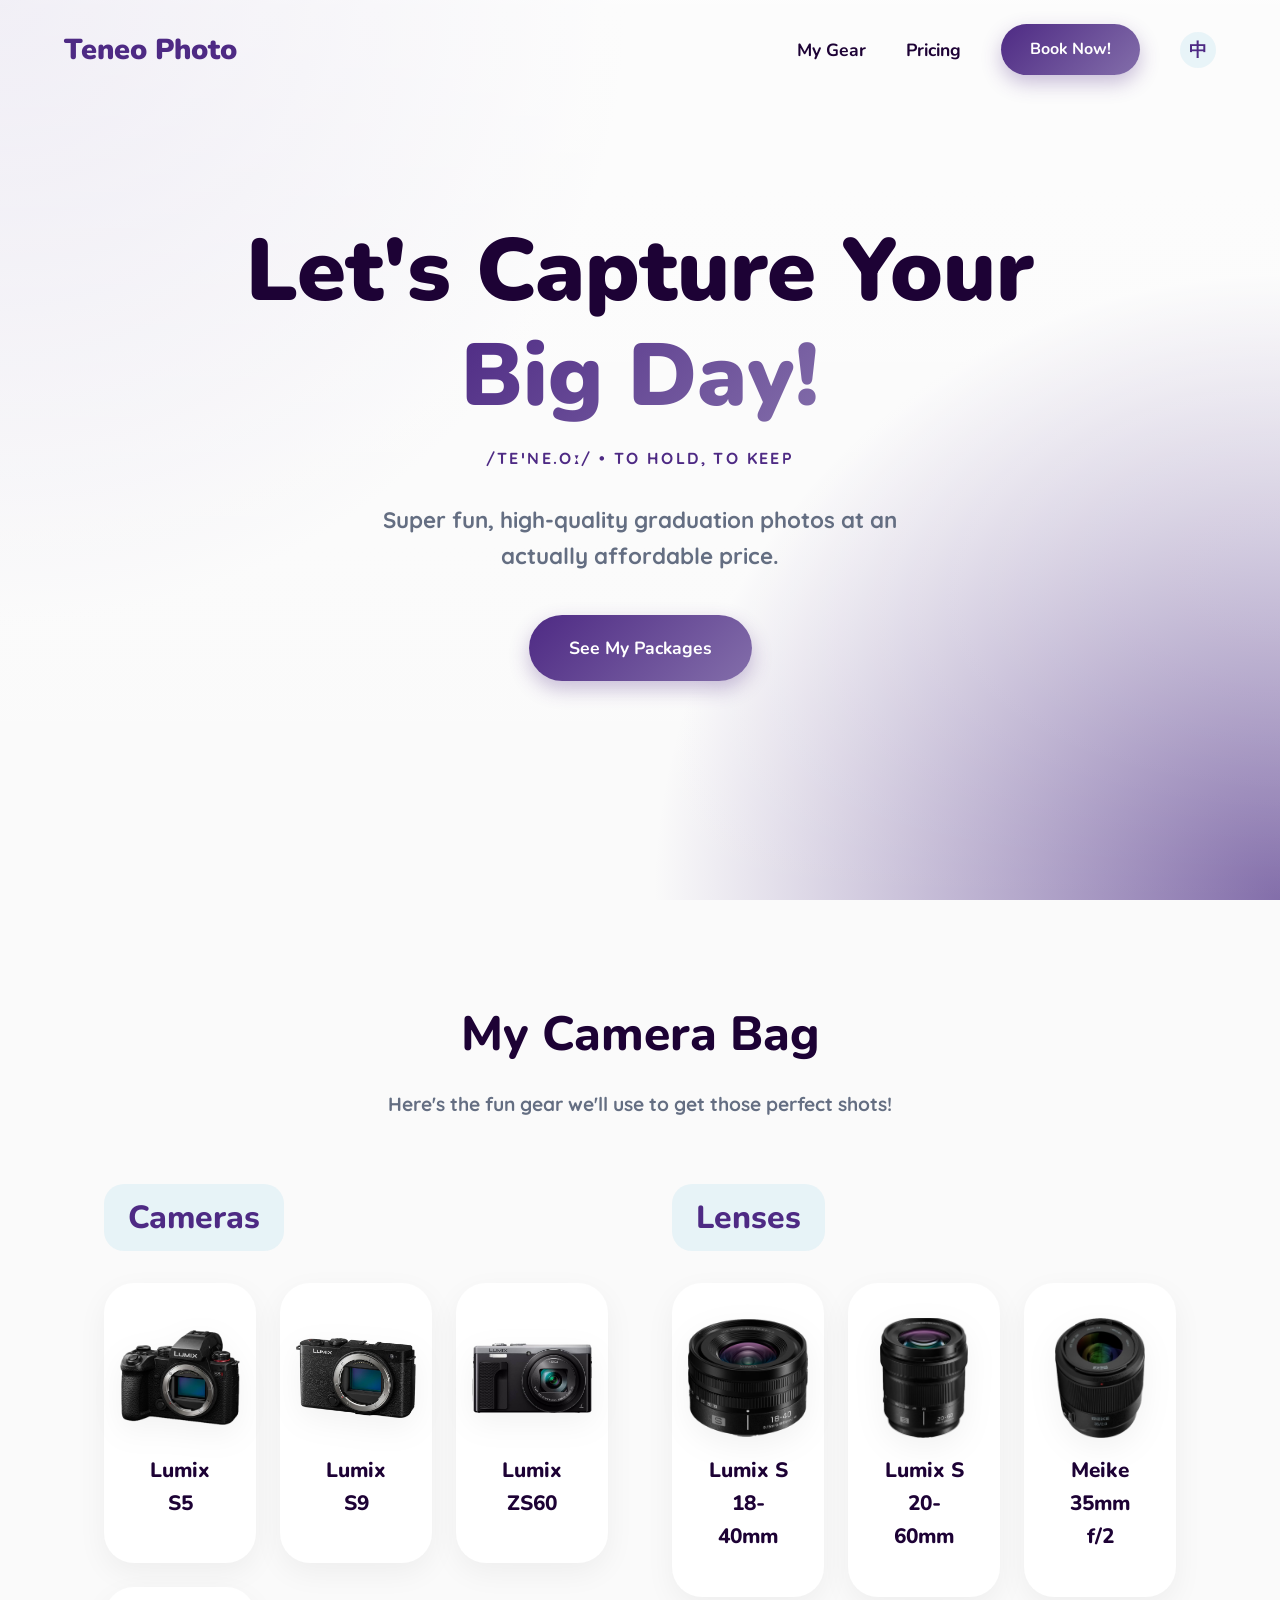
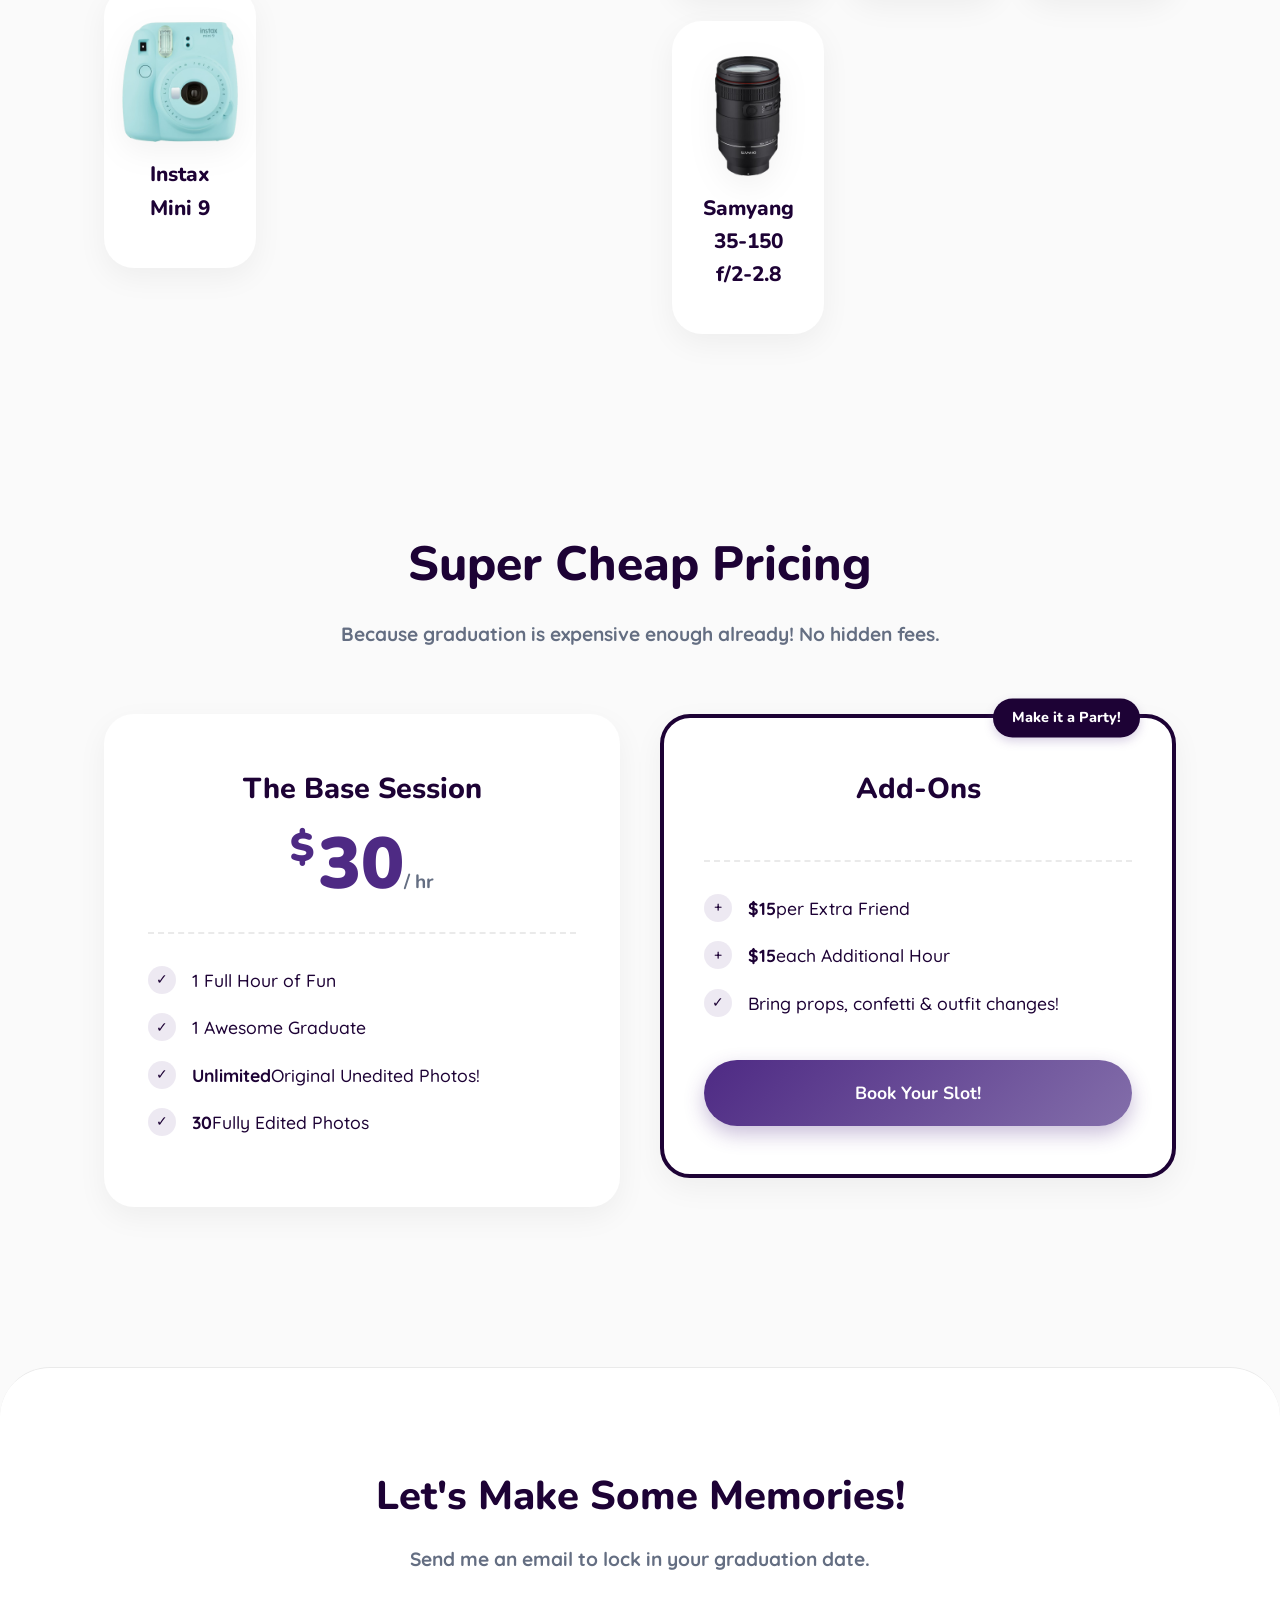
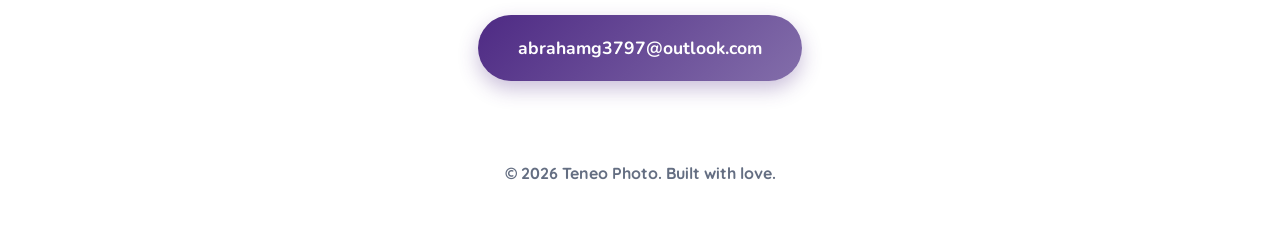
<file: index.html>
<!DOCTYPE html>
<html lang="en">
<head>
    <meta charset="UTF-8">
    <meta name="viewport" content="width=device-width, initial-scale=1.0">
    <title>Teneo Photo | Graduation Photography</title>
    <meta name="description" content="Super fun, high-quality graduation photos at an affordable price!">
    <link rel="preconnect" href="https://fonts.googleapis.com">
    <link rel="preconnect" href="https://fonts.gstatic.com" crossorigin>
    <link href="https://fonts.googleapis.com/css2?family=Nunito:wght@400;700;800;900&family=Quicksand:wght@500;700&display=swap" rel="stylesheet">
    <link rel="stylesheet" href="style.css">
</head>
<body>

    <nav class="navbar">
        <div class="logo">Teneo Photo</div>
        <div class="nav-links">
            <a href="#gear">My Gear</a>
            <a href="#pricing">Pricing</a>
            <a href="book.html" class="btn-primary small">Book Now!</a>
            <a href="zh.html" class="lang-toggle">中</a>
        </div>
    </nav>

    <header class="hero">
        <div class="hero-bg"></div>
        <div class="hero-content">
            <h1 class="hero-title fade-in">Let's Capture Your <br><span class="accent-text">Big Day!</span></h1>
            <div class="hero-definition fade-in delay-1">/teˈne.oː/ • to hold, to keep</div>
            <p class="hero-subtitle fade-in delay-2">Super fun, high-quality graduation photos at an actually affordable price.</p>
            <a href="#pricing" class="btn-primary fade-in delay-2">See My Packages</a>
        </div>
    </header>

    <main>
        <section id="gear" class="section">
            <div class="section-header scroll-anim">
                <h2>My Camera Bag</h2>
                <p>Here's the fun gear we'll use to get those perfect shots!</p>
            </div>

            <div class="gear-container">
                <div class="gear-column scroll-anim fade-up">
                    <h3 class="gear-title">Cameras</h3>
                    <div class="gear-grid">
                        <div class="fun-card gear-card">
                            <img src="gears/s5.png" alt="Lumix S5" class="gear-image">
                            <h4>Lumix S5</h4>
                        </div>
                        <div class="fun-card gear-card">
                            <img src="gears/s9.png" alt="Lumix S9" class="gear-image">
                            <h4>Lumix S9</h4>
                        </div>
                        <div class="fun-card gear-card">
                            <img src="gears/zs60.png" alt="Lumix ZS60" class="gear-image">
                            <h4>Lumix ZS60</h4>
                        </div>
                        <div class="fun-card gear-card">
                            <img src="gears/instax mini 9.png" alt="Instax Mini 9" class="gear-image">
                            <h4>Instax Mini 9</h4>
                        </div>
                    </div>
                </div>

                <div class="gear-column scroll-anim fade-up delay-1">
                    <h3 class="gear-title">Lenses</h3>
                    <div class="gear-grid">
                        <div class="fun-card gear-card">
                            <img src="gears/18-40.png" alt="Lumix S 18-40mm" class="gear-image">
                            <h4>Lumix S 18-40mm</h4>
                        </div>
                        <div class="fun-card gear-card">
                            <img src="gears/20-60.png" alt="Lumix S 20-60mm" class="gear-image">
                            <h4>Lumix S 20-60mm</h4>
                        </div>
                        <div class="fun-card gear-card">
                            <img src="gears/meike 35.png" alt="Meike 35mm f/2" class="gear-image">
                            <h4>Meike 35mm f/2</h4>
                        </div>
                        <div class="fun-card gear-card">
                            <img src="gears/35-150.png" alt="Samyang 35-150 f/2-2.8" class="gear-image">
                            <h4>Samyang 35-150 f/2-2.8</h4>
                        </div>
                    </div>
                </div>
            </div>
        </section>

        <section id="pricing" class="section">
            <div class="section-header scroll-anim">
                <h2>Super Cheap Pricing</h2>
                <p>Because graduation is expensive enough already! No hidden fees.</p>
            </div>

            <div class="pricing-container">
                <div class="fun-card pricing-card scroll-anim fade-up">
                    <div class="pricing-header">
                        <h3>The Base Session</h3>
                        <div class="price">
                            <span class="currency">$</span>30<span class="period">/ hr</span>
                        </div>
                    </div>
                    <ul class="pricing-features">
                        <li><span class="check">✓</span> 1 Full Hour of Fun</li>
                        <li><span class="check">✓</span> 1 Awesome Graduate</li>
                        <li><span class="check">✓</span> <strong>Unlimited</strong> Original Unedited Photos!</li>
                        <li><span class="check">✓</span> <strong>30</strong> Fully Edited Photos</li>
                    </ul>
                </div>

                <div class="fun-card pricing-card featured scroll-anim fade-up delay-1">
                    <div class="featured-badge">Make it a Party!</div>
                    <div class="pricing-header">
                        <h3>Add-Ons</h3>
                    </div>
                    <ul class="pricing-features">
                        <li><span class="check plus">+</span> <strong>$15</strong> per Extra Friend</li>
                        <li><span class="check plus">+</span> <strong>$15</strong> each Additional Hour</li>
                        <li><span class="check plus">✓</span> Bring props, confetti & outfit changes!</li>
                    </ul>
                    <a href="book.html" class="btn-primary full-width">Book Your Slot!</a>
                </div>
            </div>
        </section>
    </main>

    <footer id="contact" class="footer">
        <div class="footer-content">
            <h2>Let's Make Some Memories!</h2>
            <p>Send me an email to lock in your graduation date.</p>
            <a href="mailto:abrahamg3797@outlook.com" class="btn-primary">abrahamg3797@outlook.com</a>
        </div>
        <div class="footer-bottom">
            <p>&copy; 2026 Teneo Photo. Built with love.</p>
        </div>
    </footer>

    <div class="mobile-action-bar">
        <a href="zh.html" class="mobile-lang-btn">中</a>
        <a href="book.html" class="btn-primary mobile-book-btn">Book Now</a>
    </div>

    <script src="script.js"></script>
</body>
</html>
</file>
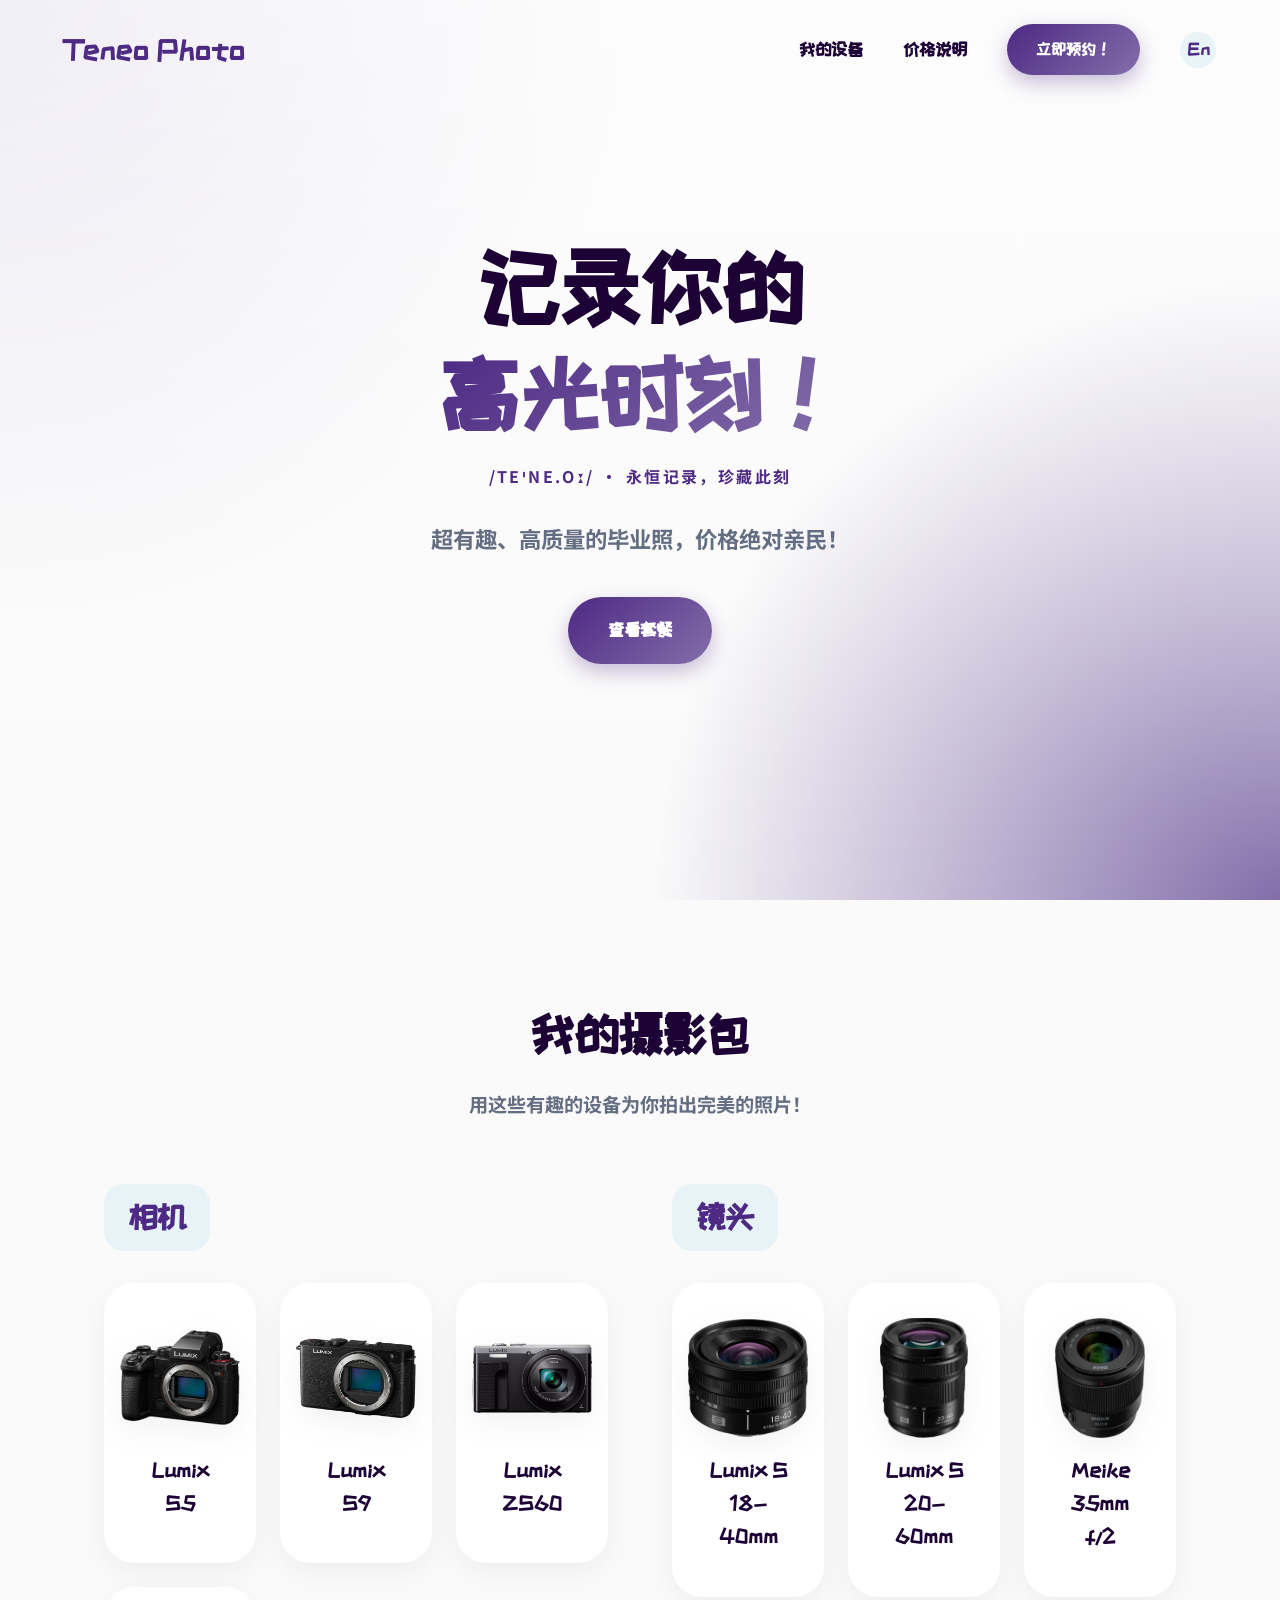
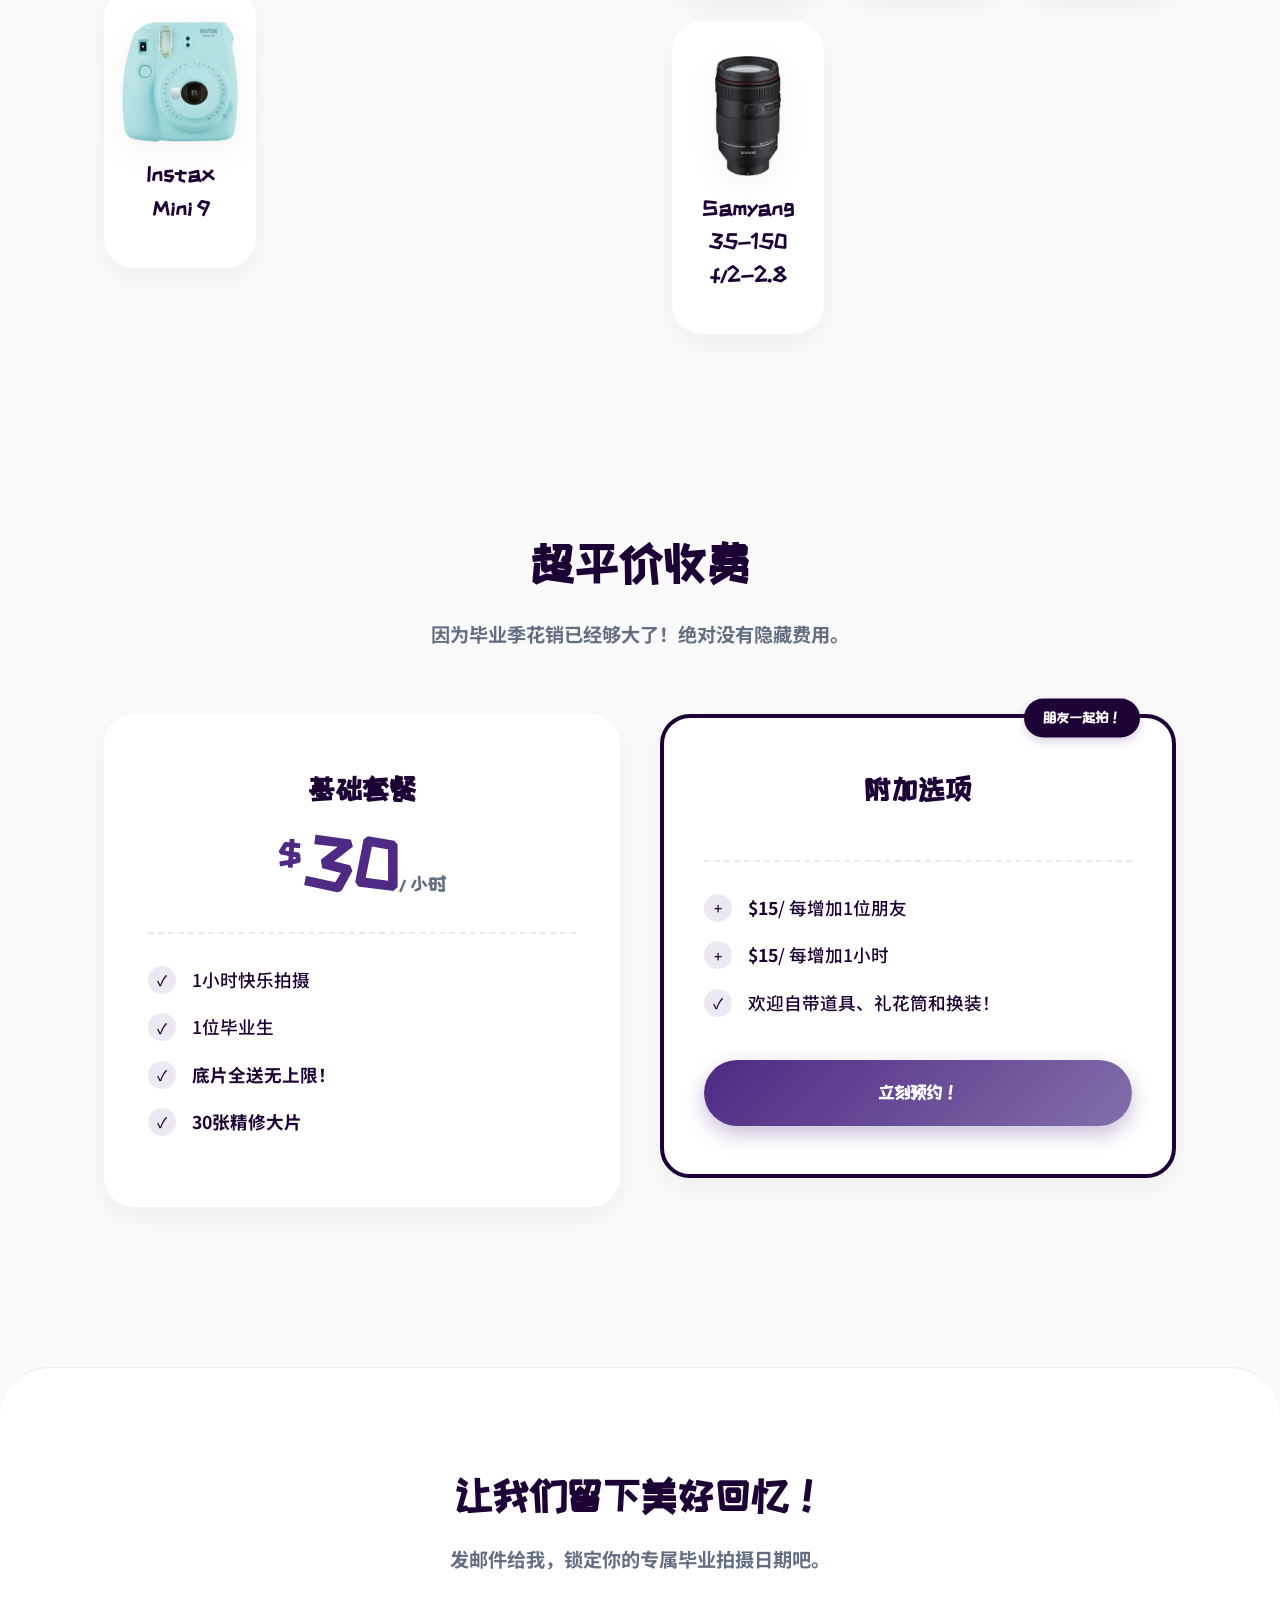
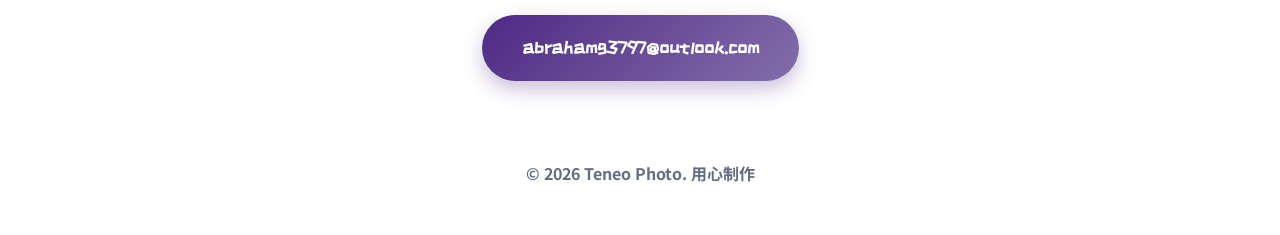
<file: zh.html>
<!DOCTYPE html>
<html lang="zh-CN">
<head>
    <meta charset="UTF-8">
    <meta name="viewport" content="width=device-width, initial-scale=1.0">
    <title>Teneo Photo | 毕业摄影</title>
    <meta name="description" content="超有趣、高质量的毕业照，价格绝对亲民！">
    <link rel="preconnect" href="https://fonts.googleapis.com">
    <link rel="preconnect" href="https://fonts.gstatic.com" crossorigin>
    <link href="https://fonts.googleapis.com/css2?family=Nunito:wght@400;700;800;900&family=Quicksand:wght@500;700&family=Noto+Sans+SC:wght@400;500;700;900&family=ZCOOL+KuaiLe&display=swap" rel="stylesheet">
    <link rel="stylesheet" href="style.css">
</head>
<body>

    <nav class="navbar">
        <div class="logo">Teneo Photo</div>
        <div class="nav-links">
            <a href="#gear">我的设备</a>
            <a href="#pricing">价格说明</a>
            <a href="zh-book.html" class="btn-primary small">立即预约！</a>
            <a href="index.html" class="lang-toggle">En</a>
        </div>
    </nav>

    <header class="hero">
        <div class="hero-bg"></div>
        <div class="hero-content">
            <h1 class="hero-title fade-in">记录你的 <br><span class="accent-text">高光时刻！</span></h1>
            <div class="hero-definition fade-in delay-1">/teˈne.oː/ • 永恒记录，珍藏此刻</div>
            <p class="hero-subtitle fade-in delay-2">超有趣、高质量的毕业照，价格绝对亲民！</p>
            <a href="#pricing" class="btn-primary fade-in delay-2">查看套餐</a>
        </div>
    </header>

    <main>
        <section id="gear" class="section">
            <div class="section-header scroll-anim">
                <h2>我的摄影包</h2>
                <p>用这些有趣的设备为你拍出完美的照片！</p>
            </div>

            <div class="gear-container">
                <div class="gear-column scroll-anim fade-up">
                    <h3 class="gear-title">相机</h3>
                    <div class="gear-grid">
                        <div class="fun-card gear-card">
                            <img src="gears/s5.png" alt="Lumix S5" class="gear-image">
                            <h4>Lumix S5</h4>
                        </div>
                        <div class="fun-card gear-card">
                            <img src="gears/s9.png" alt="Lumix S9" class="gear-image">
                            <h4>Lumix S9</h4>
                        </div>
                        <div class="fun-card gear-card">
                            <img src="gears/zs60.png" alt="Lumix ZS60" class="gear-image">
                            <h4>Lumix ZS60</h4>
                        </div>
                        <div class="fun-card gear-card">
                            <img src="gears/instax mini 9.png" alt="Instax Mini 9" class="gear-image">
                            <h4>Instax Mini 9</h4>
                        </div>
                    </div>
                </div>

                <div class="gear-column scroll-anim fade-up delay-1">
                    <h3 class="gear-title">镜头</h3>
                    <div class="gear-grid">
                        <div class="fun-card gear-card">
                            <img src="gears/18-40.png" alt="Lumix S 18-40mm" class="gear-image">
                            <h4>Lumix S 18-40mm</h4>
                        </div>
                        <div class="fun-card gear-card">
                            <img src="gears/20-60.png" alt="Lumix S 20-60mm" class="gear-image">
                            <h4>Lumix S 20-60mm</h4>
                        </div>
                        <div class="fun-card gear-card">
                            <img src="gears/meike 35.png" alt="Meike 35mm f/2" class="gear-image">
                            <h4>Meike 35mm f/2</h4>
                        </div>
                        <div class="fun-card gear-card">
                            <img src="gears/35-150.png" alt="Samyang 35-150 f/2-2.8" class="gear-image">
                            <h4>Samyang 35-150 f/2-2.8</h4>
                        </div>
                    </div>
                </div>
            </div>
        </section>

        <section id="pricing" class="section">
            <div class="section-header scroll-anim">
                <h2>超平价收费</h2>
                <p>因为毕业季花销已经够大了！绝对没有隐藏费用。</p>
            </div>

            <div class="pricing-container">
                <div class="fun-card pricing-card scroll-anim fade-up">
                    <div class="pricing-header">
                        <h3>基础套餐</h3>
                        <div class="price">
                            <span class="currency">$</span>30<span class="period">/ 小时</span>
                        </div>
                    </div>
                    <ul class="pricing-features">
                        <li><span class="check">✓</span> 1小时快乐拍摄</li>
                        <li><span class="check">✓</span> 1位毕业生</li>
                        <li><span class="check">✓</span> <strong>底片全送无上限！</strong></li>
                        <li><span class="check">✓</span> <strong>30张精修大片</strong></li>
                    </ul>
                </div>

                <div class="fun-card pricing-card featured scroll-anim fade-up delay-1">
                    <div class="featured-badge">朋友一起拍！</div>
                    <div class="pricing-header">
                        <h3>附加选项</h3>
                    </div>
                    <ul class="pricing-features">
                        <li><span class="check plus">+</span> <strong>$15</strong> / 每增加1位朋友</li>
                        <li><span class="check plus">+</span> <strong>$15</strong> / 每增加1小时</li>
                        <li><span class="check plus">✓</span> 欢迎自带道具、礼花筒和换装！</li>
                    </ul>
                    <a href="zh-book.html" class="btn-primary full-width">立刻预约！</a>
                </div>
            </div>
        </section>
    </main>

    <footer id="contact" class="footer">
        <div class="footer-content">
            <h2>让我们留下美好回忆！</h2>
            <p>发邮件给我，锁定你的专属毕业拍摄日期吧。</p>
            <a href="mailto:abrahamg3797@outlook.com" class="btn-primary">abrahamg3797@outlook.com</a>
        </div>
        <div class="footer-bottom">
            <p>&copy; 2026 Teneo Photo. 用心制作</p>
        </div>
    </footer>

    <div class="mobile-action-bar">
        <a href="index.html" class="mobile-lang-btn">En</a>
        <a href="zh-book.html" class="btn-primary mobile-book-btn">立即预约</a>
    </div>

    <script src="script.js"></script>
</body>
</html>
</file>
<file: style.css>
:root {
    --bg-color: #FAFAFA;
    --text-main: #1D0235;
    --text-muted: #646E82;
    --accent: #4E2A84;
    --accent-gradient: linear-gradient(135deg, #4E2A84, #836EAA);
    --secondary-gradient: linear-gradient(135deg, #1D0235, #E4E0EE);
    --card-bg: #FFFFFF;
    
    --font-heading: 'Nunito', sans-serif;
    --font-body: 'Quicksand', sans-serif;
}

:root[lang="zh-CN"] {
    --font-heading: 'ZCOOL KuaiLe', 'Nunito', cursive;
    --font-body: 'Noto Sans SC', 'Quicksand', sans-serif;
}

* {
    margin: 0;
    padding: 0;
    box-sizing: border-box;
}

html {
    scroll-behavior: smooth;
}

body {
    background-color: var(--bg-color);
    color: var(--text-main);
    font-family: var(--font-body);
    line-height: 1.6;
    overflow-x: hidden;
    background-image: radial-gradient(circle at top left, #E4E0EE 0%, transparent 40%),
                      radial-gradient(circle at bottom right, #836EAA 0%, transparent 40%);
    background-attachment: fixed;
}

/* Typography */
h1, h2, h3, h4, .logo {
    font-family: var(--font-heading);
    font-weight: 800;
}

.accent-text {
    background: var(--accent-gradient);
    -webkit-background-clip: text;
    -webkit-text-fill-color: transparent;
    background-clip: text;
}

/* Buttons */
.btn-primary {
    display: inline-block;
    background: var(--accent-gradient);
    color: white;
    padding: 1.2rem 2.5rem;
    border-radius: 50px;
    text-decoration: none;
    font-weight: 700;
    font-size: 1.1rem;
    font-family: var(--font-heading);
    transition: transform 0.2s cubic-bezier(0.68, -0.55, 0.265, 1.55), box-shadow 0.2s ease;
    border: none;
    cursor: pointer;
    box-shadow: 0 8px 20px rgba(78, 42, 132, 0.3);
}

.btn-primary:hover {
    transform: translateY(-5px) scale(1.05);
    box-shadow: 0 12px 25px rgba(78, 42, 132, 0.4);
}

.btn-primary.small {
    padding: 0.8rem 1.8rem;
    font-size: 1rem;
}

.btn-primary.full-width {
    width: 100%;
    text-align: center;
    margin-top: 1.5rem;
}

/* Fun Cards */
.fun-card {
    background: var(--card-bg);
    border-radius: 30px;
    padding: 2.5rem;
    box-shadow: 0 10px 30px rgba(0, 0, 0, 0.05);
    transition: transform 0.3s cubic-bezier(0.175, 0.885, 0.32, 1.275), box-shadow 0.3s ease;
    border: 3px solid transparent;
}

.fun-card:hover {
    transform: translateY(-10px);
    box-shadow: 0 20px 40px rgba(0, 0, 0, 0.08);
    border-color: #836EAA;
}

/* Navbar */
.navbar {
    position: fixed;
    top: 0;
    width: 100%;
    padding: 1.5rem 5%;
    display: flex;
    justify-content: space-between;
    align-items: center;
    z-index: 1000;
    background: transparent;
    transition: background 0.3s ease, padding 0.3s ease, box-shadow 0.3s ease;
}

.navbar.scrolled {
    background: rgba(255, 255, 255, 0.9);
    backdrop-filter: blur(10px);
    padding: 1rem 5%;
    box-shadow: 0 5px 20px rgba(0, 0, 0, 0.05);
}

.logo {
    font-size: 1.8rem;
    font-weight: 900;
    color: var(--accent);
}

.nav-links {
    display: flex;
    gap: 2.5rem;
    align-items: center;
}

.nav-links a:not(.btn-primary) {
    color: var(--text-main);
    text-decoration: none;
    font-size: 1.1rem;
    font-weight: 700;
    font-family: var(--font-heading);
    transition: color 0.2s ease;
}

.nav-links a:not(.btn-primary):hover {
    color: var(--accent);
}

.lang-toggle {
    display: inline-flex;
    align-items: center;
    justify-content: center;
    width: 36px;
    height: 36px;
    background: rgba(187, 224, 239, 0.3);
    color: var(--accent) !important;
    border-radius: 50%;
    font-weight: 800 !important;
    transition: all 0.2s ease !important;
}

.lang-toggle:hover {
    background: var(--accent);
    color: white !important;
    transform: scale(1.1);
}

/* Hero Section */
.hero {
    position: relative;
    min-height: 100dvh;
    display: flex;
    flex-direction: column;
    justify-content: center;
    align-items: center;
    text-align: center;
    padding: 0 5%;
    overflow: hidden;
}

.hero-bg {
    position: absolute;
    top: 0;
    left: 0;
    width: 100%;
    height: 100%;
    background-color: transparent;
    z-index: -2;
}

.hero-definition {
    font-family: var(--font-body);
    font-size: 1rem;
    font-weight: 700;
    color: var(--accent);
    letter-spacing: 0.15rem;
    margin-top: -0.5rem;
    margin-bottom: 2rem;
    text-transform: uppercase;
    opacity: 0.8;
}

.hero::after {
    content: '';
    position: absolute;
    top: 0;
    left: 0;
    width: 100%;
    height: 100%;
    background: linear-gradient(to bottom, rgba(255, 255, 255, 0.5) 0%, transparent 100%);
    z-index: -1;
}

.hero-title {
    font-size: clamp(3rem, 8vw, 5.5rem);
    font-weight: 900;
    line-height: 1.2;
    margin-bottom: 1.5rem;
    color: var(--text-main);
}

.hero-subtitle {
    font-size: 1.4rem;
    color: var(--text-muted);
    font-weight: 700;
    max-width: 600px;
    margin: 0 auto 2.5rem;
}

/* Sections */
.section {
    padding: 6rem 5%;
    max-width: 1200px;
    margin: 0 auto;
}

.section-header {
    text-align: center;
    margin-bottom: 4rem;
}

.section-header h2 {
    font-size: 3rem;
    margin-bottom: 1rem;
    color: var(--text-main);
}

.section-header p {
    color: var(--text-muted);
    font-size: 1.2rem;
    font-weight: 700;
}

/* Gear Section */
.gear-container {
    display: grid;
    grid-template-columns: 1fr 1fr;
    gap: 4rem;
}

.gear-title {
    font-size: 2rem;
    margin-bottom: 2rem;
    color: var(--accent);
    background: rgba(187, 224, 239, 0.3);
    display: inline-block;
    padding: 0.5rem 1.5rem;
    border-radius: 20px;
}

.gear-grid {
    display: grid;
    grid-template-columns: repeat(auto-fit, minmax(140px, 1fr));
    gap: 1.5rem;
}

.gear-card {
    padding: 2rem;
    display: flex;
    flex-direction: column;
    align-items: center;
    text-align: center;
}

.gear-image {
    width: 120px;
    height: 120px;
    object-fit: contain;
    margin-bottom: 1rem;
    transition: transform 0.3s cubic-bezier(0.175, 0.885, 0.32, 1.275);
    filter: drop-shadow(0 10px 15px rgba(0,0,0,0.05));
}

.gear-card:hover .gear-image {
    transform: scale(1.1);
}

.gear-card h4 {
    font-size: 1.3rem;
    margin-bottom: 0.5rem;
    color: var(--text-main);
}

.gear-tag {
    font-size: 0.95rem;
    color: #1D0235;
    background: rgba(131, 110, 170, 0.15);
    padding: 0.3rem 1rem;
    border-radius: 20px;
    font-weight: 700;
}

/* Pricing Section */
.pricing-container {
    display: grid;
    grid-template-columns: repeat(auto-fit, minmax(280px, 1fr));
    gap: 2.5rem;
    align-items: start;
}

.pricing-card {
    position: relative;
    padding: 3rem 2.5rem;
    border: 4px solid transparent;
}

.pricing-card.featured {
    border-color: #1D0235;
    transform: scale(1.02);
}

.pricing-card.featured:hover {
    transform: scale(1.05);
}

.featured-badge {
    position: absolute;
    top: 0;
    right: 2rem;
    transform: translateY(-50%);
    background: #1D0235;
    color: white;
    padding: 0.5rem 1.2rem;
    border-radius: 20px;
    font-size: 0.9rem;
    font-weight: 800;
    font-family: var(--font-heading);
    box-shadow: 0 4px 10px rgba(131, 110, 170, 0.3);
}

.pricing-header {
    margin-bottom: 2rem;
    border-bottom: 2px dashed #EAEAEA;
    padding-bottom: 2rem;
    text-align: center;
}

.pricing-header h3 {
    font-size: 1.8rem;
    color: var(--text-main);
    margin-bottom: 1rem;
}

.price {
    font-size: 4.5rem;
    font-weight: 900;
    font-family: var(--font-heading);
    line-height: 1;
    color: var(--accent);
}

.currency {
    font-size: 2.5rem;
    vertical-align: top;
    margin-right: 0.2rem;
}

.period {
    font-size: 1.2rem;
    color: var(--text-muted);
    font-weight: 700;
}

.pricing-features {
    list-style: none;
}

.pricing-features li {
    margin-bottom: 1.2rem;
    display: flex;
    align-items: center;
    font-size: 1.1rem;
    font-weight: 500;
}

.check {
    display: inline-flex;
    align-items: center;
    justify-content: center;
    width: 28px;
    height: 28px;
    background: rgba(131, 110, 170, 0.15);
    color: #1D0235;
    border-radius: 50%;
    margin-right: 1rem;
    font-size: 0.9rem;
}

/* Footer */
.footer {
    padding: 6rem 5% 3rem;
    text-align: center;
    background: white;
    border-top: 1px solid #EAEAEA;
    border-radius: 50px 50px 0 0;
    margin-top: 4rem;
}

.footer-content h2 {
    font-size: 2.5rem;
    margin-bottom: 1rem;
}

.footer-content p {
    color: var(--text-muted);
    margin-bottom: 2.5rem;
    font-size: 1.2rem;
    font-weight: 700;
}

.footer-bottom {
    margin-top: 5rem;
    color: var(--text-muted);
    font-size: 1rem;
    font-weight: 700;
}

/* Animations */
.fade-in {
    opacity: 0;
    animation: fadeInBounce 1s cubic-bezier(0.68, -0.55, 0.265, 1.55) forwards;
}

.delay-1 { animation-delay: 0.2s; }
.delay-2 { animation-delay: 0.4s; }

@keyframes fadeInBounce {
    0% { opacity: 0; transform: translateY(40px); }
    100% { opacity: 1; transform: translateY(0); }
}

.scroll-anim {
    opacity: 0;
    transition: opacity 0.8s ease, transform 0.8s cubic-bezier(0.175, 0.885, 0.32, 1.275);
}

.scroll-anim.fade-up {
    transform: translateY(60px);
}

.scroll-anim.is-visible {
    opacity: 1;
    transform: translateY(0);
}

/* Responsive */
.mobile-action-bar {
    display: none;
}

@media (max-width: 900px) {
    .gear-container {
        grid-template-columns: 1fr;
    }
}

@media (max-width: 768px) {
    body {
        padding-bottom: 80px; /* Space for action bar */
    }
    .mobile-action-bar {
        display: flex;
        position: fixed;
        bottom: 0;
        left: 0;
        width: 100%;
        background: rgba(255, 255, 255, 0.95);
        backdrop-filter: blur(10px);
        padding: 1rem 5%;
        box-shadow: 0 -5px 20px rgba(0,0,0,0.05);
        z-index: 1000;
        align-items: center;
        gap: 1rem;
        border-top: 1px solid #EAEAEA;
    }
    .mobile-lang-btn {
        width: 55px;
        height: 55px;
        background: rgba(187, 224, 239, 0.3);
        color: var(--accent);
        border-radius: 50%;
        display: flex;
        align-items: center;
        justify-content: center;
        font-weight: 800;
        font-size: 1.1rem;
        text-decoration: none;
        flex-shrink: 0;
    }
    .logo {
        font-size: 1.5rem;
    }
    .mobile-book-btn {
        flex: 1;
        text-align: center;
        padding: 1rem;
        margin: 0;
    }
    .nav-links {
        display: none;
    }
    .hero {
        padding-top: 60px;
        padding-bottom: 100px;
        justify-content: center;
    }
    .hero-title {
        font-size: 2.8rem;
        margin-bottom: 1rem;
    }
    .hero-definition {
        font-size: 0.85rem;
        letter-spacing: 0.1rem;
        margin-bottom: 1.5rem;
    }
    .hero-subtitle {
        font-size: 1.1rem;
        margin-bottom: 1.5rem;
        padding: 0 5%;
    }
    .section {
        padding: 3rem 5%;
    }
    .footer {
        border-radius: 30px 30px 0 0;
        padding-bottom: 6rem;
    }
}

/* Forms */
.form-section {
    padding-top: 2rem;
    max-width: 800px;
}

.form-container {
    padding: 2rem 2.5rem 2.5rem;
}

/* Disable the hover animation on the form card so it doesn't jump while typing */
.form-container:hover {
    transform: none !important;
    box-shadow: 0 10px 30px rgba(0, 0, 0, 0.05) !important;
    border-color: transparent !important;
}

/* Compact Booking Header */
.booking-header {
    display: flex;
    justify-content: space-between;
    align-items: center;
    margin-bottom: 1.5rem;
    padding-bottom: 1.5rem;
    border-bottom: 2px dashed #EAEAEA;
}
.booking-header-text h2 {
    font-size: 1.6rem;
    margin-bottom: 0.2rem;
    color: var(--text-main);
}
.booking-header-text p {
    font-size: 0.95rem;
    color: var(--text-muted);
    font-weight: 600;
    margin: 0;
}

.form-group {
    margin-bottom: 1.5rem;
}

.form-row {
    display: flex;
    gap: 1.5rem;
}

.form-group.half {
    flex: 1;
}

label {
    display: block;
    font-family: var(--font-heading);
    font-weight: 700;
    margin-bottom: 0.5rem;
    color: var(--text-main);
}

input[type="text"],
input[type="tel"],
input[type="datetime-local"],
select {
    width: 100%;
    padding: 1rem;
    border: 2px solid #EAEAEA;
    border-radius: 15px;
    font-family: var(--font-body);
    font-size: 16px; /* Prevents iOS auto-zoom */
    transition: all 0.2s ease;
    background: #FAFAFA;
}

input:focus, select:focus {
    outline: none;
    border-color: #1D0235;
    background: white;
    box-shadow: 0 0 0 4px rgba(131, 110, 170, 0.1);
}

.btn-secondary {
    background: rgba(187, 224, 239, 0.3);
    color: var(--accent);
    padding: 0.8rem 1.5rem;
    border-radius: 50px;
    border: 2px dashed #D8D2E6;
    font-weight: 700;
    font-family: var(--font-heading);
    cursor: pointer;
    transition: all 0.2s ease;
    width: 100%;
}

.btn-secondary:hover {
    background: #836EAA;
    border-color: var(--accent);
}

.hidden {
    display: none !important;
}

.radio-group {
    display: grid;
    grid-template-columns: 1fr 1fr;
    gap: 1rem;
}

.radio-option {
    display: flex;
    align-items: flex-start;
    padding: 1.2rem;
    border: 2px solid #EAEAEA;
    border-radius: 15px;
    cursor: pointer;
    transition: all 0.6s cubic-bezier(0.25, 0.46, 0.45, 0.94);
    position: relative;
    overflow: hidden;
    background: white;
}

.radio-option::before {
    content: '';
    position: absolute;
    inset: 0;
    border-radius: 13px;
    background: linear-gradient(135deg, rgba(131, 110, 170, 0.08), rgba(131, 110, 170, 0.02));
    opacity: 0;
    transition: opacity 0.6s ease;
}

.radio-option:hover {
    border-color: #E4E0EE;
    transform: translateY(-2px);
    box-shadow: 0 6px 16px rgba(0, 0, 0, 0.06);
}

.radio-option:active {
    transform: scale(0.97);
}

.radio-option input {
    display: none;
}

.radio-option:has(input:checked) {
    border-color: #1D0235;
    transform: translateY(-2px);
    box-shadow: 0 8px 24px rgba(131, 110, 170, 0.2);
}

.radio-option:has(input:checked)::before {
    opacity: 1;
}

.radio-text {
    line-height: 1.4;
    position: relative;
    z-index: 1;
}

.deposit-notice {
    background: rgba(78, 42, 132, 0.1);
    color: #D63031;
    padding: 1rem 1.5rem;
    border-radius: 15px;
    margin-bottom: 2rem;
    font-weight: 700;
}

.submit-btn {
    font-size: 1.2rem;
    padding: 1.5rem;
}

/* Location Grid */
.location-grid {
    display: grid;
    grid-template-columns: repeat(auto-fit, minmax(180px, 1fr));
    gap: 1.5rem;
    margin-top: 1rem;
}

.location-card {
    position: relative;
    border: 3px solid transparent;
    border-radius: 20px;
    overflow: hidden;
    cursor: pointer;
    background: white;
    box-shadow: 0 5px 15px rgba(0,0,0,0.05);
    transition: all 0.2s cubic-bezier(0.175, 0.885, 0.32, 1.275);
}

.location-card img {
    width: 100%;
    height: 120px;
    object-fit: cover;
    display: block;
}

.location-info {
    padding: 1rem;
    text-align: center;
    font-size: 0.95rem;
}

.hidden-checkbox {
    display: none;
}

.check-circle {
    position: absolute;
    top: 10px;
    right: 10px;
    width: 25px;
    height: 25px;
    background: #FAFAFA;
    border-radius: 50%;
    display: flex;
    align-items: center;
    justify-content: center;
    color: transparent;
    font-weight: bold;
    font-size: 0.8rem;
    transition: all 0.2s ease;
    box-shadow: 0 2px 5px rgba(0,0,0,0.2);
}

.hidden-checkbox:checked ~ .check-circle {
    background: #1D0235;
    color: white;
}

.location-card:has(.hidden-checkbox:checked) {
    border-color: #1D0235;
    box-shadow: 0 10px 25px rgba(131, 110, 170, 0.2);
    transform: scale(1.02);
}

/* Custom Button */
.custom-select-btn {
    width: 100%;
    padding: 1rem;
    border: 2px solid #EAEAEA;
    border-radius: 15px;
    font-family: var(--font-body);
    font-size: 1rem;
    background: #FAFAFA;
    cursor: pointer;
    text-align: left;
    transition: all 0.2s ease;
    color: var(--text-main);
}
.custom-select-btn:hover {
    border-color: #1D0235;
}
.custom-select-btn.selected {
    border-color: #1D0235;
    background: rgba(131, 110, 170, 0.05);
    font-weight: 700;
}

/* Custom Modal */
.custom-modal {
    position: fixed;
    top: 0;
    left: 0;
    width: 100%;
    height: 100%;
    background: rgba(0,0,0,0.4);
    backdrop-filter: blur(5px);
    display: flex;
    align-items: center;
    justify-content: center;
    z-index: 1000;
    padding: 1rem;
}

.custom-modal-content {
    background: white;
    border-radius: 30px;
    padding: 0 2.5rem 2.5rem;
    width: 100%;
    max-width: 450px;
    box-shadow: 0 20px 50px rgba(0,0,0,0.15);
    max-height: 90vh;
    overflow-y: auto;
    scrollbar-width: none; /* Firefox */
    -ms-overflow-style: none; /* IE/Edge */
    position: relative;
}
.custom-modal-content::-webkit-scrollbar {
    display: none; /* Chrome/Safari/Opera */
}

/* Super smooth opening animation */
@keyframes modalBgFade {
    from { opacity: 0; }
    to { opacity: 1; }
}

@keyframes modalContentPop {
    from { 
        opacity: 0;
        transform: scale(0.9) translateY(40px);
    }
    to { 
        opacity: 1;
        transform: scale(1) translateY(0);
    }
}

.custom-modal:not(.hidden) {
    animation: modalBgFade 0.6s ease forwards;
}

.custom-modal:not(.hidden) .custom-modal-content {
    animation: modalContentPop 0.9s cubic-bezier(0.16, 1, 0.3, 1) forwards;
}

.modal-header {
    display: flex;
    justify-content: center;
    align-items: center;
    padding: 0;
    margin: 0;
    min-height: 2rem;
    position: absolute;
    top: 1rem;
    left: 0;
    right: 0;
}
.modal-header h3 {
    margin: 0;
    font-family: var(--font-heading);
    text-align: center;
    line-height: 2rem;
}
.close-btn {
    position: absolute;
    top: 0;
    right: 1.5rem;
    background: none;
    border: none;
    font-size: 2rem;
    cursor: pointer;
    color: #999;
    line-height: 1;
    padding: 0;
    z-index: 2;
}
.calendar-section {
    margin-top: 2.5rem;
}

/* Calendar Section */
.calendar-header {
    display: flex;
    justify-content: space-between;
    align-items: center;
    margin-bottom: 1rem;
    font-weight: bold;
    font-size: 1.1rem;
}
.calendar-header button {
    background: #FAFAFA;
    border: none;
    border-radius: 50%;
    width: 35px;
    height: 35px;
    cursor: pointer;
    font-weight: bold;
    transition: background 0.2s;
}
.calendar-header button:hover {
    background: #EAEAEA;
}
.calendar-days-header {
    display: grid;
    grid-template-columns: repeat(7, 1fr);
    text-align: center;
    font-weight: bold;
    color: #999;
    margin-bottom: 0.5rem;
    font-size: 0.9rem;
    transition: opacity 0.35s cubic-bezier(0.32, 0.72, 0, 1),
                max-height 0.4s cubic-bezier(0.32, 0.72, 0, 1);
    overflow: hidden;
}
.calendar-grid {
    display: grid;
    grid-template-columns: repeat(7, 1fr);
    gap: 5px;
    transition: all 0.55s cubic-bezier(0.32, 0.72, 0, 1);
}
.calendar-day {
    width: 38px;
    height: 38px;
    margin: 0 auto;
    display: flex;
    align-items: center;
    justify-content: center;
    border-radius: 50%;
    cursor: pointer;
    transition: all 0.45s cubic-bezier(0.32, 0.72, 0, 1);
    font-size: 0.95rem;
    position: relative;
    overflow: hidden;
}
.calendar-day:not(.empty):not(.disabled):not(.selected):hover {
    background: rgba(0, 0, 0, 0.05);
}
.calendar-day.selected {
    background: var(--accent);
    color: white;
    font-weight: bold;
    transform: scale(1.1);
    /* Box shadow removed as per request */
}
.day-number {
    transition: all 0.3s cubic-bezier(0.25, 1, 0.5, 1);
    z-index: 2;
}
.day-check {
    position: absolute;
    width: 20px;
    height: 20px;
    z-index: 1;
    opacity: 0;
    transform: scale(0.5);
    transition: all 0.4s cubic-bezier(0.34, 1.56, 0.64, 1);
}
.day-check polyline {
    stroke-dasharray: 24;
    stroke-dashoffset: 24;
    transition: stroke-dashoffset 0.4s ease 0.1s;
}
.calendar-day.selected .day-number {
    /* Kept visible without the checkmark animation */
}
.calendar-day.selected .day-check {
    opacity: 1;
    transform: scale(1);
}
.calendar-day.selected .day-check polyline {
    stroke-dashoffset: 0;
}
.calendar-day.disabled {
    color: #ccc;
    cursor: not-allowed;
}
.calendar-day.empty {
    cursor: default;
}

/* Time Section */
.time-section {
    margin-top: 2rem;
    margin-bottom: 2rem;
}
.time-section h4 {
    margin-bottom: 1rem;
    font-size: 1rem;
}
/* Dual Slider Styles */
.custom-time-container {
    background: #FAFAFA;
    border-radius: 15px;
    border: 2px solid #EAEAEA;
    padding: 1.5rem;
}

.time-display-wrapper {
    display: flex;
    justify-content: space-between;
    align-items: center;
    margin-bottom: 2rem;
}

.time-display-col {
    display: flex;
    flex-direction: column;
    align-items: center;
}

.time-display-col span {
    font-size: 0.8rem;
    color: var(--text-muted);
    text-transform: uppercase;
    letter-spacing: 1px;
    margin-bottom: 0.3rem;
}

.time-readout {
    background: transparent;
    border: none;
    font-family: var(--font-body);
    font-weight: 800;
    font-size: 1.5rem;
    color: var(--text-main);
    text-align: center;
    width: 120px;
    outline: none;
    padding: 0;
}

.time-display-divider {
    font-size: 1.5rem;
    color: #CCC;
    font-weight: 300;
}

.dual-slider-wrapper {
    position: relative;
    padding: 0 10px;
}

.dual-slider-track-container {
    position: relative;
    height: 40px; /* Gives room for touch targets */
    display: flex;
    align-items: center;
}

.dual-slider-bg {
    position: absolute;
    width: 100%;
    height: 4px;
    background: #EAEAEA;
    border-radius: 4px;
    top: 50%;
    transform: translateY(-50%);
}

.dual-slider-fill {
    position: absolute;
    background: linear-gradient(to right, #4E2A84, #836EAA, #B69AC9, #E4E0EE);
    border-radius: 4px;
    top: 50%;
    transform: translateY(-50%);
    z-index: 1;
}

.dual-slider-thumb {
    position: absolute;
    width: 32px;
    height: 32px;
    background: white;
    border-radius: 50%;
    box-shadow: 0 4px 12px rgba(0,0,0,0.15);
    top: 50%;
    transform: translate(-50%, -50%);
    z-index: 2;
    cursor: grab;
    display: flex;
    align-items: center;
    justify-content: center;
    touch-action: none; /* Prevents mobile browser from taking over the touch for scrolling */
}

.dual-slider-thumb:active {
    cursor: grabbing;
}

/* Inner colored circles to match user image */
.dual-slider-thumb::after {
    content: '';
    width: 14px;
    height: 14px;
    border-radius: 50%;
}

.start-thumb::after {
    background: #FFD166; /* Match the morning yellow */
}

.end-thumb::after {
    background: #3468C0; /* Match the evening blue */
}

.dual-slider-ticks {
    display: flex;
    justify-content: space-between;
    margin-top: 5px;
    padding: 0;
    position: relative;
}

.dual-slider-ticks::before {
    content: '';
    position: absolute;
    top: -15px;
    left: 0;
    width: 100%;
    height: 6px;
    /* 12 gaps for 12 hours. 100 / 12 = 8.333% */
    background: repeating-linear-gradient(to right, transparent, transparent calc(8.333% - 2px), #EAEAEA calc(8.333% - 2px), #EAEAEA 8.333%);
}

.dual-slider-ticks span {
    font-size: 0.75rem;
    color: #AAA;
    font-weight: 700;
}

/* Custom Dropdown for Locations */
.custom-dropdown {
    position: relative;
    width: 100%;
}

.custom-dropdown-header {
    width: 100%;
    padding: 1rem;
    border: 2px solid #EAEAEA;
    border-radius: 15px;
    font-family: var(--font-body);
    font-size: 1rem;
    background: #FAFAFA;
    cursor: pointer;
    transition: all 0.2s ease;
}

.custom-dropdown-header:after {
    content: "▼";
    float: right;
    font-size: 0.8rem;
    margin-top: 0.2rem;
    color: #999;
}

.custom-dropdown-list {
    display: grid;
    grid-template-columns: repeat(2, 1fr);
    gap: 15px;
    padding: 5px;
    margin-bottom: 1.5rem;
}

.dropdown-item {
    display: flex;
    flex-direction: column;
    align-items: center;
    padding: 0.5rem;
    cursor: pointer;
    transition: background 0.2s ease, border-color 0.2s ease;
    border: 2px solid transparent;
    border-radius: 10px;
    text-align: center;
    font-size: 0.9rem;
}

.dropdown-item:hover {
    background: rgba(131, 110, 170, 0.05);
}

.dropdown-item .img-wrapper {
    width: 100%;
    height: 100px;
    display: flex;
    align-items: center;
    justify-content: center;
    background: #FAFAFA;
    border-radius: 15px;
    padding: 5px;
    margin-bottom: 0.5rem;
}

.dropdown-item img {
    max-width: 100%;
    max-height: 100%;
    width: auto;
    height: auto;
    border-radius: 10px; /* Rounds the actual photo pixels! */
    object-fit: contain;
    background: transparent;
}

.dropdown-item input[type="checkbox"] {
    display: none;
}

.dropdown-item:has(input[type="checkbox"]:checked) {
    border-color: #1D0235;
    background: rgba(131, 110, 170, 0.1);
}

/* College Item Specifics - Made into a Special Button */
.college-item {
    grid-column: 1 / -1; /* spans both columns */
    cursor: default;
    background: #F8F9FA;
    border: 2px dashed #D1D5DB;
    border-radius: 20px;
    padding: 1.5rem;
    margin-bottom: 1rem;
    transition: all 0.3s ease;
}

.college-item:hover {
    border-color: #BDBDBD;
    background: #F1F3F5;
}

.college-item:has(.college-checkbox:checked) {
    border: 2px solid var(--accent);
    background: rgba(78, 42, 132, 0.05);
}

.college-label {
    width: 100%;
    cursor: pointer;
    display: flex;
    flex-direction: row; /* Horizontal for special button */
    align-items: center;
    gap: 1rem;
}

.college-label .img-wrapper {
    width: 60px;
    height: 60px;
    background: white;
    border-radius: 12px;
    box-shadow: 0 4px 10px rgba(0,0,0,0.05);
    margin-bottom: 0;
}

.college-label span {
    font-weight: 700;
    font-size: 1.1rem;
}

.college-input {
    width: 100%;
    margin-top: 1rem;
    padding: 0.8rem;
    font-size: 1rem;
    border: 1px solid #D1D5DB;
    border-radius: 12px;
    font-family: var(--font-body);
    transition: all 0.2s ease;
}

.college-input:focus {
    outline: none;
    border-color: var(--accent);
    box-shadow: 0 0 0 4px rgba(78, 42, 132, 0.1);
}

/* Custom Location Adder */
.custom-location-adder {
    grid-column: 1 / -1;
    display: flex;
    gap: 10px;
    padding: 10px;
    border-top: 1px solid #EAEAEA;
    margin-top: 5px;
}

.custom-location-adder input {
    flex: 1;
    padding: 0.8rem;
    border-radius: 10px;
    border: 1px solid #ccc;
    font-family: var(--font-body);
}

.custom-location-adder button {
    padding: 0.8rem 1.5rem;
    border-radius: 10px;
    border: none;
    background: var(--accent);
    color: white;
    font-weight: bold;
    cursor: pointer;
    transition: background 0.2s ease;
}

.custom-location-adder button:hover {
    background: #FF5252;
}

@media (max-width: 600px) {
    .form-row {
        flex-direction: column;
        gap: 0;
    }
    
    .form-container {
        padding: 2rem 1.5rem;
    }

    .custom-modal {
        align-items: center;
        padding: 1rem;
    }

    .custom-modal-content {
        border-radius: 30px;
        max-height: 85vh;
        padding: 1.5rem 1.2rem 2rem 1.2rem;
    }

    .modal-header {
        margin-bottom: 0.8rem;
    }

    .calendar-header {
        margin-bottom: 0.5rem;
    }

    .calendar-day {
        aspect-ratio: auto;
        padding: 0.4rem 0;
    }

    .time-section {
        margin-top: 1rem;
        margin-bottom: 1rem;
    }

    .time-slider-wrapper {
        padding: 1rem 0.5rem;
    }
    
    .time-icon {
        font-size: 1.2rem;
    }

    .custom-dropdown-list {
        grid-template-columns: repeat(2, 1fr);
    }
    
    .dropdown-item {
        flex-direction: column;
        text-align: center;
    }
    
    /* Standard grid items icons */
    .dropdown-item:not(.college-item) .img-wrapper {
        width: 100%;
        height: 100px;
        margin-right: 0;
        margin-bottom: 0.5rem;
        flex-shrink: 0;
    }

    /* Keep the special college button icon size stable */
    .college-label {
        flex-direction: column;
        gap: 0.5rem;
    }

    .college-label .img-wrapper {
        width: 60px;
        height: 60px;
        margin: 0 auto;
    }

    .radio-group {
        flex-direction: column;
    }
}

/* ==========================================================================
   Wizard App Layout (Mobile First Redesign)
   ========================================================================== */
body.wizard-mode {
    height: 100vh; /* fallback */
    height: 100dvh;
    overflow: hidden;
    display: flex;
    flex-direction: column;
    padding: 0;
    margin: 0;
}

.wizard-top-section {
    flex: 1; /* always fills space — sheet is fixed so it doesn't compete */
    padding-top: calc(0.5rem + env(safe-area-inset-top));
    padding-right: 1.5rem;
    padding-bottom: 0;
    padding-left: 1.5rem;
    color: var(--text);
    position: relative;
    z-index: 1;
    display: flex;
    flex-direction: column;
    justify-content: center;
    transition: padding-bottom 0.6s cubic-bezier(0.32, 0.72, 0, 1),
                padding-top 0.6s cubic-bezier(0.32, 0.72, 0, 1);
}

/* When the bottom sheet is open, shift calendar card up above it (Step 1) */
.wizard-top-section.sheet-open {
    padding-bottom: 70dvh;
    justify-content: center;
    padding-top: calc(1rem + env(safe-area-inset-top));
}

/* Specific positioning for Steps 2-5 headers */
.wizard-top-section.sheet-open.is-sub-step {
    padding-bottom: 88dvh;
    padding-top: env(safe-area-inset-top);
}

.wizard-top-section.calendar-full-screen {
    /* flex:1 already fills screen — no extra class needed now */
}

.wizard-bottom-sheet {
    /* Fixed overlay — slides up from bottom, doesn't affect flex layout */
    position: fixed;
    bottom: 0;
    left: 0;
    right: 0;
    max-height: 75dvh;
    background: white;
    border-radius: 40px 40px 0 0;
    padding-top: 1.5rem;
    padding-right: 1.5rem;
    padding-bottom: 0;
    padding-left: 1.5rem;
    overflow: hidden;
    box-shadow: 0 -10px 40px rgba(0,0,0,0.12);
    display: flex;
    flex-direction: column;
    z-index: 100;
    transform: translateY(0);
    opacity: 1;
    transition: transform 0.6s cubic-bezier(0.32, 0.72, 0, 1),
                opacity   0.4s cubic-bezier(0.32, 0.72, 0, 1),
                max-height 0.6s cubic-bezier(0.32, 0.72, 0, 1),
                height 0.6s cubic-bezier(0.32, 0.72, 0, 1);
}

.wizard-bottom-sheet.is-sub-step {
    height: 88dvh;
}

.wizard-bottom-sheet.sheet-hidden {
    transform: translateY(100%);
    opacity: 0;
    pointer-events: none;
}

/* ==========================================================================
   Desktop Refinement: Professional Booking Dashboard
   ========================================================================== */


/* Prevents flash-of-animation on initial page load */
.wizard-bottom-sheet.no-transition {
    transition: none !important;
}

/* Wizard Steps */
#booking-form {
    position: relative;
    flex: 1;
    display: flex;
    flex-direction: column;
    overflow: hidden;
    min-height: 0;
}

.wizard-step {
    position: absolute;
    top: 0; left: 0; right: 0; bottom: 0;
    display: flex;
    flex-direction: column;
    min-height: 0;
    opacity: 0;
    pointer-events: none;
    will-change: transform, opacity;
}

.wizard-step.active {
    position: relative;
    opacity: 1;
    transform: translateX(0);
    pointer-events: auto;
    flex: 1;
    overflow-y: auto;
    overflow-x: hidden;
    -webkit-overflow-scrolling: touch;
    scrollbar-width: none; /* Firefox */
    -ms-overflow-style: none; /* IE/Edge */
}

.wizard-step.active::-webkit-scrollbar {
    display: none; /* Chrome/Safari */
}

/* --- Directional Transition Keyframes --- */

/* Forward: outgoing slides left */
@keyframes slideOutLeft {
    from { opacity: 1; transform: translateX(0); }
    to   { opacity: 0; transform: translateX(-30%); }
}
/* Forward: incoming slides in from right */
@keyframes slideInRight {
    from { opacity: 0; transform: translateX(30%); }
    to   { opacity: 1; transform: translateX(0); }
}
/* Backward: outgoing slides right */
@keyframes slideOutRight {
    from { opacity: 1; transform: translateX(0); }
    to   { opacity: 0; transform: translateX(30%); }
}
/* Backward: incoming slides in from left */
@keyframes slideInLeft {
    from { opacity: 0; transform: translateX(-30%); }
    to   { opacity: 1; transform: translateX(0); }
}

/* Transition classes applied by JS */
.wizard-step.exit-left {
    position: absolute;
    pointer-events: none;
    animation: slideOutLeft 0.4s cubic-bezier(0.32, 0.72, 0, 1) forwards;
}
.wizard-step.enter-right {
    animation: slideInRight 0.45s cubic-bezier(0.32, 0.72, 0, 1) forwards;
}
.wizard-step.exit-right {
    position: absolute;
    pointer-events: none;
    animation: slideOutRight 0.4s cubic-bezier(0.32, 0.72, 0, 1) forwards;
}
.wizard-step.enter-left {
    animation: slideInLeft 0.45s cubic-bezier(0.32, 0.72, 0, 1) forwards;
}

/* Navigation Buttons - Fixed Footer */
.wizard-nav-buttons {
    position: sticky;
    bottom: 0;
    flex-shrink: 0;
    padding: 1.5rem 0 calc(1.5rem + env(safe-area-inset-bottom));
    background: linear-gradient(to top, white 80%, rgba(255,255,255,0));
    display: flex;
    flex-direction: column;
    gap: 0.8rem;
    z-index: 10;
}

/* Dynamic Top Header */
.wizard-header-nav {
    position: relative;
    display: flex;
    align-items: center;
    justify-content: center;
    width: 100%;
}

.back-btn {
    position: absolute;
    left: 0;
    background: rgba(0, 0, 0, 0.05);
    border: none;
    color: var(--text);
    width: 40px;
    height: 40px;
    border-radius: 50%;
    display: flex;
    align-items: center;
    justify-content: center;
    font-size: 1.2rem;
    cursor: pointer;
    transition: background 0.2s;
    z-index: 2;
}

.back-btn:hover {
    background: rgba(0, 0, 0, 0.1);
}

.wizard-header-title {
    font-family: var(--font-heading);
    font-size: 1.5rem;
    font-weight: 800;
    margin: 0;
    text-align: center;
}



.btn-wizard-next {
    background: #4E2A84; /* Purple from reference */
    color: white;
    border: none;
    padding: 1.2rem;
    border-radius: 50px;
    font-size: 1.2rem;
    font-family: var(--font-heading);
    font-weight: 800;
    cursor: pointer;
    transition: transform 0.2s, box-shadow 0.2s;
    box-shadow: 0 8px 20px rgba(78, 42, 132, 0.3);
}

.btn-wizard-next:hover {
    transform: translateY(-2px);
    box-shadow: 0 10px 25px rgba(78, 42, 132, 0.4);
}

.btn-wizard-skip {
    background: transparent;
    color: var(--text-muted);
    border: none;
    font-family: var(--font-body);
    font-weight: 700;
    font-size: 1rem;
    cursor: pointer;
    padding: 0.5rem;
}

/* Specific Step Styles */
body.wizard-mode:not(:has(#step-1.active)) .back-home-btn {
    display: none !important;
}

.step-title {
    font-family: var(--font-heading);
    font-size: 1.8rem;
    color: var(--text-main);
    margin-bottom: 1.5rem;
}

/* Custom Style Input */
.custom-style-container textarea {
    width: 100%;
    min-height: 120px;
    padding: 1rem;
    border: 2px solid #EAEAEA;
    border-radius: 15px;
    font-family: var(--font-body);
    font-size: 1rem;
    resize: vertical;
    margin-bottom: 1rem;
}

.custom-style-container textarea:focus {
    outline: none;
    border-color: #4E2A84;
}

.upload-btn {
    display: flex;
    align-items: center;
    justify-content: center;
    gap: 0.5rem;
    background: #FAFAFA;
    border: 2px dashed #CCC;
    padding: 1rem;
    border-radius: 15px;
    color: var(--text-muted);
    font-weight: 700;
    cursor: pointer;
    transition: all 0.2s;
}

.upload-btn:hover {
    background: #F0F0F0;
    border-color: #999;
}

/* Photo Previews */
.photo-preview-grid {
    display: grid;
    grid-template-columns: repeat(auto-fill, minmax(80px, 1fr));
    gap: 10px;
    margin-top: 1rem;
}

.preview-item {
    position: relative;
    aspect-ratio: 1;
    border-radius: 12px;
    overflow: hidden;
    border: 1px solid #EAEAEA;
}

.preview-item img {
    width: 100%;
    height: 100%;
    object-fit: cover;
}

.preview-remove {
    position: absolute;
    top: 5px;
    right: 5px;
    width: 20px;
    height: 20px;
    background: rgba(0,0,0,0.5);
    color: white;
    border-radius: 50%;
    display: flex;
    align-items: center;
    justify-content: center;
    font-size: 12px;
    cursor: pointer;
    border: none;
}

/* Change Date Button */
.change-date-btn {
    display: block;
    margin: 0.8rem auto 0;
    background: none;
    border: none;
    color: #4E2A84;
    font-family: var(--font-body);
    font-weight: 700;
    font-size: 0.95rem;
    cursor: pointer;
    padding: 0.4rem 1rem;
    border-radius: 20px;
    transition: all 0.3s cubic-bezier(0.32, 0.72, 0, 1);
    opacity: 0;
    animation: fadeInUp 0.4s cubic-bezier(0.32, 0.72, 0, 1) 0.3s forwards;
}

.change-date-btn:hover {
    background: rgba(78, 42, 132, 0.1);
}

@keyframes fadeInUp {
    from { opacity: 0; transform: translateY(5px); }
    to   { opacity: 1; transform: translateY(0); }
}

/* Calendar Overrides for Wizard Header */
.calendar-card {
    position: relative;
    background: white;
    border-radius: 30px;
    padding: 1.5rem 1rem;
    box-shadow: 0 10px 40px rgba(0,0,0,0.06);
    margin-bottom: 1rem;
}

.back-home-btn {
    display: inline-flex;
    align-items: center;
    padding: 0.6rem 1.2rem 0.6rem 2.4rem; /* Left padding extra for the arrow */
    border-radius: 30px;
    background: rgba(255, 255, 255, 0.4);
    backdrop-filter: blur(10px);
    -webkit-backdrop-filter: blur(10px);
    color: var(--text-main);
    text-decoration: none;
    font-family: var(--font-body);
    font-weight: 700;
    font-size: 0.9rem;
    transition: all 0.3s cubic-bezier(0.23, 1, 0.32, 1);
    margin-bottom: 1.5rem;
    align-self: flex-start;
    border: 1px solid rgba(255, 255, 255, 0.3);
    box-shadow: 0 4px 15px rgba(0, 0, 0, 0.05);
    position: relative;
}

.back-home-btn::before {
    content: '';
    position: absolute;
    left: 1.1rem;
    width: 8px;
    height: 8px;
    border-left: 2px solid var(--accent);
    border-bottom: 2px solid var(--accent);
    transform: rotate(45deg);
}

.back-home-btn:hover {
    background: rgba(255, 255, 255, 0.6);
    transform: translateX(3px);
    box-shadow: 0 6px 20px rgba(0, 0, 0, 0.08);
}

.back-home-btn:active {
    transform: scale(0.96);
}

.calendar-card-title {
    font-family: var(--font-heading);
    font-weight: 800;
    font-size: 1.4rem;
    text-align: center;
    margin-top: 0;
    margin-bottom: 1rem;
    color: var(--text);
}

.wizard-top-section .calendar-section {
    margin-top: 0;
}

.wizard-top-section .calendar-header {
    color: var(--text);
    font-family: var(--font-heading);
    font-size: 1.2rem;
}

.wizard-top-section .calendar-header button {
    background: transparent;
    color: var(--text);
    font-size: 1.2rem;
}

.wizard-top-section .calendar-header button:hover {
    background: rgba(0, 0, 0, 0.05);
}

.wizard-top-section .calendar-days-header {
    color: #999;
}

.wizard-top-section .calendar-day {
    color: var(--text);
}

.wizard-top-section .calendar-day:not(.empty):not(.disabled):not(.selected):hover {
    background: rgba(0, 0, 0, 0.05);
}

.wizard-top-section .calendar-day.disabled {
    color: #ccc;
}

.wizard-top-section .calendar-day.selected {
    background: #4E2A84; /* Purple accent */
    color: white;
}

/* Time Picker Tweaks */
.wizard-bottom-sheet .time-section {
    margin-top: 0;
}

/* Custom Toast Notification */
.custom-toast {
    position: fixed;
    bottom: 40px;
    left: 50%;
    transform: translateX(-50%) translateY(100px);
    background: #4E2A84;
    color: white;
    padding: 1rem 2rem;
    border-radius: 50px;
    font-weight: 700;
    font-family: var(--font-heading);
    box-shadow: 0 10px 30px rgba(78, 42, 132, 0.4);
    opacity: 0;
    transition: all 0.4s cubic-bezier(0.34, 1.56, 0.64, 1);
    z-index: 1000;
    pointer-events: none;
    text-align: center;
    width: max-content;
    max-width: 90vw;
}

.custom-toast.show {
    transform: translateX(-50%) translateY(0);
    opacity: 1;
}

/* ==========================================================================
   Desktop Refinement: Professional Booking Dashboard (Moved to end for priority)
   ========================================================================== */
@media screen and (min-width: 1024px) {
    body.wizard-mode {
        overflow: auto;
        display: flex;
        flex-direction: column;
        align-items: center;
        justify-content: center;
        min-height: 100vh;
        padding: 5vh 2rem;
        background-color: #f8faff;
    }

    body.wizard-mode::before {
        content: '';
        position: fixed;
        top: 0; left: 0; right: 0; bottom: 0;
        background-image: radial-gradient(circle at top left, #836EAA 0%, transparent 40%),
                          radial-gradient(circle at bottom right, #E4E0EE 0%, transparent 40%);
        z-index: -1;
    }

    /* THE DESKTOP 'BOOKING SUITE' WRAPPER */
    body.wizard-mode {
        height: auto !important;
        min-height: 100vh !important;
        overflow: auto !important;
        overflow-x: hidden !important;
        display: flex !important;
        flex-direction: column !important;
    }

    .wizard-top-section, .wizard-bottom-sheet {
        position: static !important;
        width: 100% !important;
        max-width: 1100px !important;
        background: transparent !important;
        box-shadow: none !important;
        padding: 0 !important;
        margin: 0 !important;
        display: block !important;
        height: auto !important;
        max-height: none !important;
        min-height: 0 !important;
        transform: none !important;
        opacity: 1 !important;
        overflow: visible !important;
    }

    #booking-form, .wizard-step {
        height: auto !important;
        max-height: none !important;
        min-height: 0 !important;
        overflow: visible !important;
        display: flex !important;
        flex-direction: column;
    }

    /* Step 1: Side-by-Side Dashboard */
    body.wizard-mode:has(#step-1.active) {
        display: flex !important;
        flex-direction: row !important;
        align-items: center !important;
        justify-content: center !important;
        gap: 4rem;
        width: 100%;
        max-width: none;
        padding: 0 4rem;
    }

    body.wizard-mode:has(#step-1.active) .wizard-top-section {
        flex: 0 0 auto;
        width: 550px !important;
        background: white !important;
        padding: 4rem !important;
        border-radius: 45px;
        box-shadow: 0 40px 100px rgba(0,0,0,0.06);
        display: block !important;
    }

    body.wizard-mode:has(#step-1.active) .wizard-bottom-sheet {
        flex: 0 0 auto;
        width: 550px !important;
        display: block !important;
        background: white !important;
        padding: 4rem !important;
        border-radius: 45px;
        box-shadow: 0 40px 100px rgba(0,0,0,0.06);
    }

    body.wizard-mode:has(#step-1.active) .calendar-card {
        padding: 0;
        background: transparent;
        box-shadow: none;
    }

    body.wizard-mode:has(#step-1.active) #other-steps-header {
        display: none !important;
    }

    /* STEPS 2-5: Unified Centered Card */
    body.wizard-mode:not(:has(#step-1.active)) {
        display: flex !important;
        flex-direction: column !important;
        align-items: center !important;
        justify-content: flex-start !important; /* Allow top-down growth */
        min-height: 100vh;
        width: 100%;
        background: transparent !important;
        padding: 8rem 2rem; /* Generous padding for scrolling */
        overflow-y: auto !important;
    }

    /* Create the unified card look using the bottom sheet on desktop */
    body.wizard-mode:not(:has(#step-1.active)) .wizard-bottom-sheet {
        display: block !important;
        background: white !important;
        padding: 4rem !important;
        border-radius: 45px;
        box-shadow: 0 40px 100px rgba(0,0,0,0.06);
        max-width: 850px;
        width: 100%;
        margin: 0 auto;
        position: relative !important;
    }

    body.wizard-mode:not(:has(#step-1.active)) .wizard-top-section {
        max-width: 850px;
        width: 100%;
        margin: 0 auto 2rem auto;
        display: block !important;
    }

    body.wizard-mode:not(:has(#step-1.active)) #step1-header {
        display: none !important;
    }

    body.wizard-mode:not(:has(#step-1.active)) #other-steps-header {
        display: flex !important;
        padding: 0;
        margin: 0;
        justify-content: center;
        text-align: center;
        width: 100%;
    }

    /* Top-Right Navigation Bar for Desktop */
    .desktop-nav-bar, .wizard-header-nav {
        display: flex !important;
        justify-content: space-between !important;
        align-items: center !important;
        width: 100%;
        margin-bottom: 2rem;
        position: relative;
    }

    /* Hide step 1 nav bar when on other steps */
    body.wizard-mode:not(:has(#step-1.active)) .desktop-nav-bar {
        display: none !important;
    }

    .desktop-header-continue-btn {
        display: block !important;
        background: #4E2A84;
        color: white;
        border: none;
        padding: 0.9rem 2.2rem;
        border-radius: 50px;
        font-weight: 800;
        font-family: var(--font-heading);
        cursor: pointer;
        font-size: 1.05rem;
        box-shadow: 0 10px 20px rgba(78, 42, 132, 0.2);
        transition: all 0.3s cubic-bezier(0.34, 1.56, 0.64, 1);
        white-space: nowrap;
        z-index: 100;
    }

    .desktop-header-continue-btn:hover {
        transform: translateY(-3px) scale(1.02);
        box-shadow: 0 15px 35px rgba(78, 42, 132, 0.4);
        background: #5E3A99;
    }

    /* Hide the old bottom navigation on desktop */
    .wizard-nav-buttons {
        display: none !important;
    }

    /* Step Visibility Logic (Strict Desktop) */
    .wizard-step {
        display: none !important;
        position: relative !important;
        opacity: 1 !important;
        transform: none !important;
        flex-direction: column;
        width: 100%;
        align-items: center;
    }
    .wizard-step.active {
        display: flex !important;
    }

    /* STEP 2: REMAKE (2-Column Dashboard) */
    body.wizard-mode:has(#step-2.active) .wizard-bottom-sheet {
        max-width: 1100px !important;
    }

    body.wizard-mode:has(#step-2.active) #step-2 {
        display: grid !important;
        grid-template-columns: 1fr 1.2fr;
        gap: 5rem;
        align-items: start;
        text-align: left;
    }

    .desktop-step2-left, .desktop-step2-right {
        display: flex;
        flex-direction: column;
        gap: 2rem;
        width: 100%;
    }

    body.wizard-mode:has(#step-2.active) .form-group {
        align-items: flex-start;
        text-align: left;
        width: 100%;
    }

    body.wizard-mode:has(#step-2.active) .form-group input {
        text-align: left;
        max-width: none;
    }

    /* Right side: Friends Section */
    #friends-list {
        display: grid;
        grid-template-columns: 1fr;
        gap: 2rem;
    }

    #friends-list .form-group {
        background: #f8faff;
        padding: 2rem;
        border-radius: 25px;
        border: 1px solid rgba(0,0,0,0.02);
        animation: slideInUp 0.4s ease-out forwards;
    }

    .btn-secondary {
        width: 100%;
        padding: 1.5rem;
        background: #f0f4ff;
        color: #4a6fff;
        border: 2px dashed #d0d9ff;
        border-radius: 20px;
        font-weight: 700;
        cursor: pointer;
        transition: all 0.3s ease;
        margin-top: 0.5rem;
    }

    .btn-secondary:hover {
        background: #e6ecff;
        border-color: #4a6fff;
        transform: translateY(-2px);
    }

    /* Input sizing for desktop general */
    .form-group input, .form-group textarea {
        width: 100%;
        max-width: 650px;
    }

    /* Shared Desktop Styling */
    .calendar-card-title {
        font-size: 2.2rem;
        margin-bottom: 2rem;
        text-align: center;
    }

    .wizard-header-title {
        font-size: 2.8rem;
        font-weight: 900;
        text-align: center;
        margin: 0 auto;
    }

    .time-section {
        background: #f8faff;
        padding: 3rem;
        border: 1px solid rgba(0,0,0,0.02);
        width: 100%;
    }

    /* Hide redundant elements */
    .change-date-btn { display: none !important; }
    .btn-wizard-next { display: none !important; }
}

.desktop-header-continue-btn { display: none; }

/* Review Step Styling */
.review-summary-card {
    background: #FAFAFA;
    border-radius: 20px;
    padding: 1.5rem;
    border: 2px solid #EAEAEA;
    margin-bottom: 2rem;
}

.review-section {
    display: flex;
    flex-direction: column;
    gap: 1.2rem;
}

.review-item {
    display: flex;
    flex-direction: column;
    gap: 0.3rem;
    padding-bottom: 1rem;
    border-bottom: 1px dashed #EAEAEA;
}

.review-item:last-child {
    border-bottom: none;
    padding-bottom: 0;
}

.review-label {
    font-family: var(--font-heading);
    font-weight: 800;
    font-size: 0.9rem;
    color: var(--accent);
    text-transform: uppercase;
    letter-spacing: 0.05rem;
}

.review-value {
    font-size: 1.1rem;
    font-weight: 600;
    color: var(--text-main);
    word-break: break-word;
}
</file>
